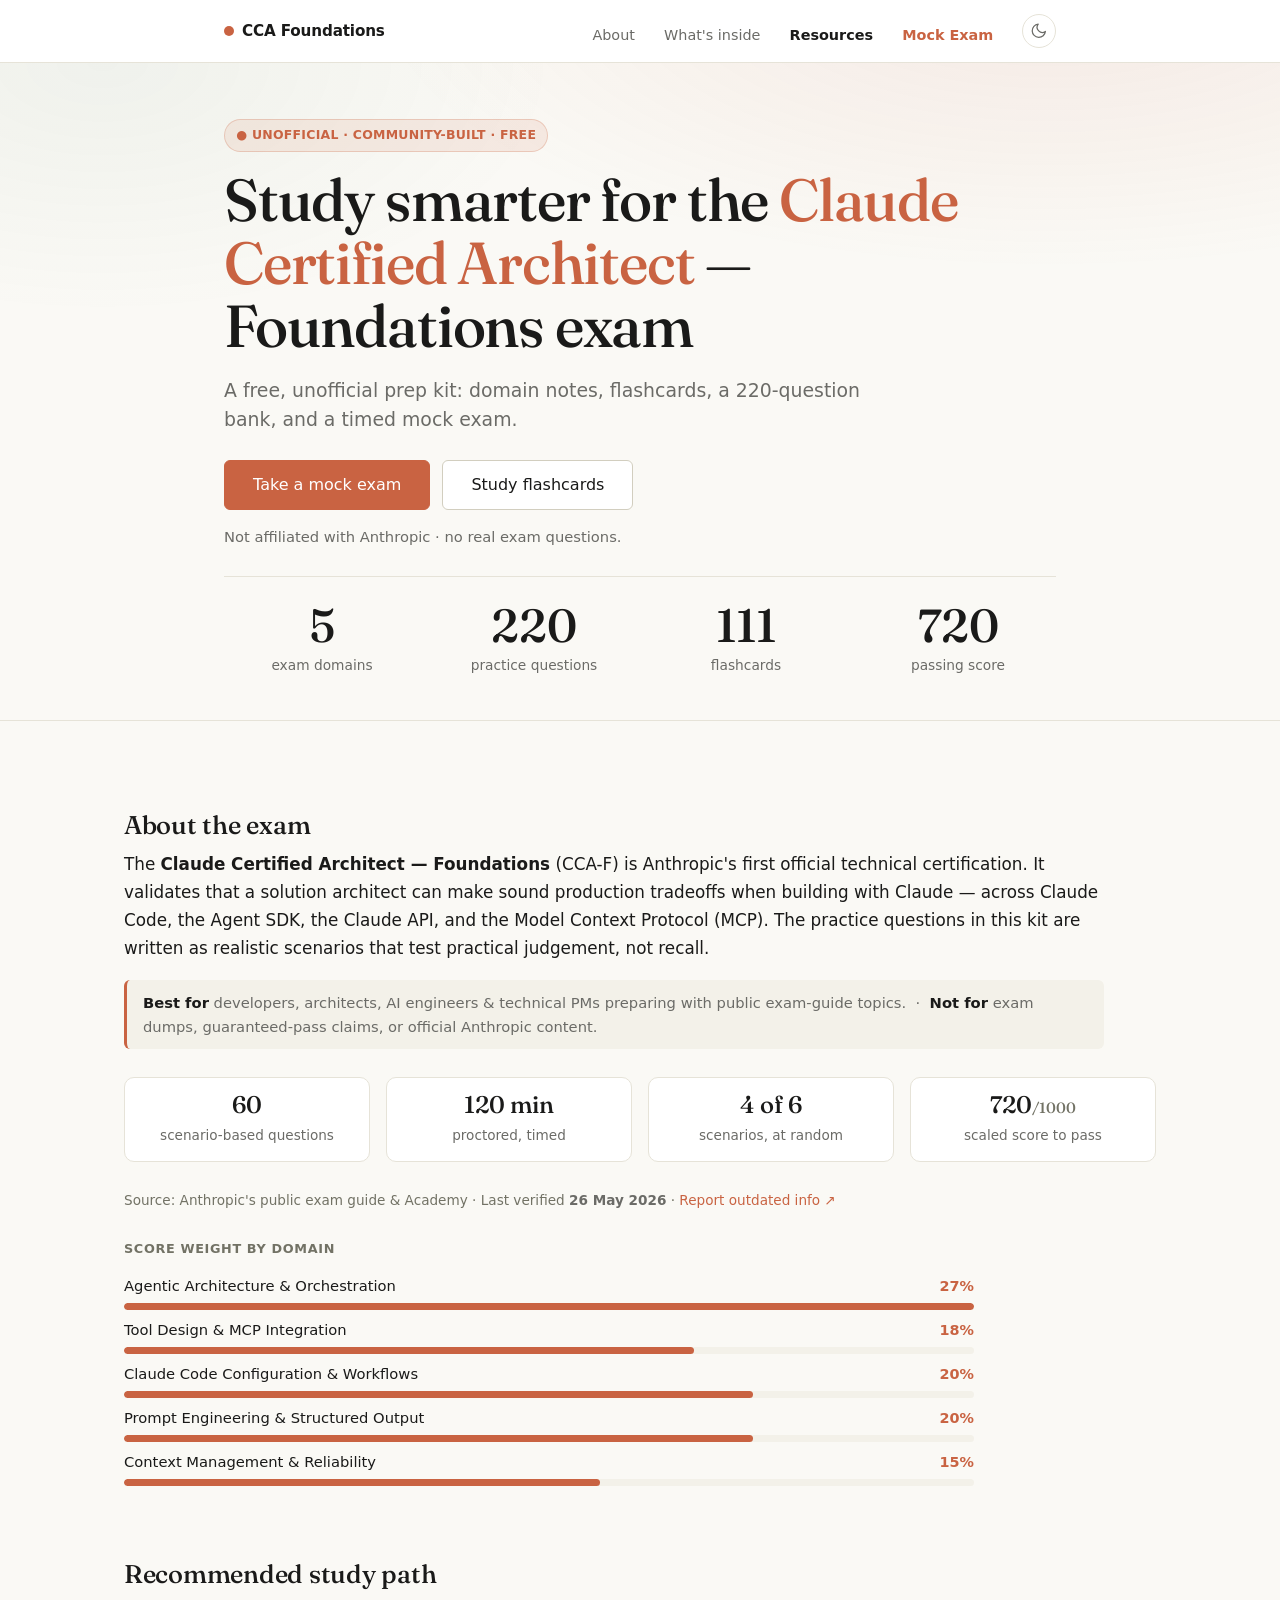
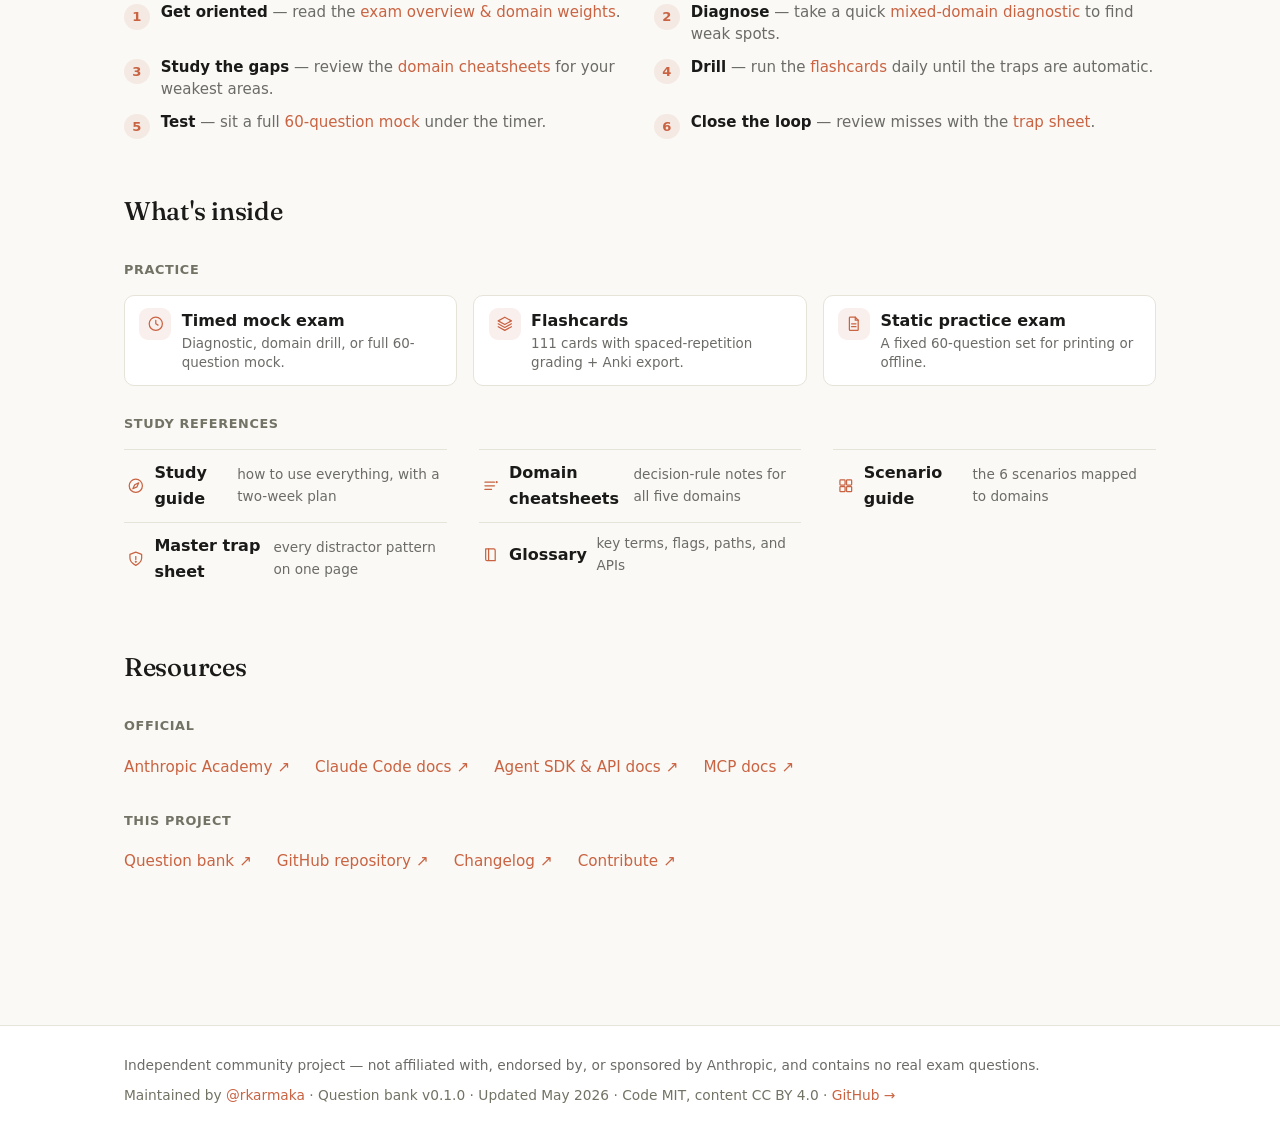
<file: docs/index.html>
<!DOCTYPE html>
<html lang="en">
<head>
<meta charset="utf-8" />
<meta name="viewport" content="width=device-width, initial-scale=1.0" />
<script>(function(){try{var t=localStorage.getItem("cca-theme");if(t)document.documentElement.setAttribute("data-theme",t);}catch(e){}})();</script>
<title>CCA Foundations — Study Kit &amp; Practice Exam</title>
<meta name="description" content="A free, open community study kit for the Claude Certified Architect (CCA) — Foundations exam: notes, flashcards, a 220-question bank, and a timed mock exam." />
<link rel="canonical" href="https://rkarmaka.github.io/claude-cca-study-kit/" />
<meta name="theme-color" content="#faf9f5" media="(prefers-color-scheme: light)" />
<meta name="theme-color" content="#1b1916" media="(prefers-color-scheme: dark)" />
<link rel="icon" href="favicon.svg" type="image/svg+xml" />

<!-- Open Graph / Twitter -->
<meta property="og:type" content="website" />
<meta property="og:site_name" content="CCA Foundations Study Kit" />
<meta property="og:title" content="CCA Foundations — Study Kit &amp; Practice Exam" />
<meta property="og:description" content="A free, unofficial prep kit for the Claude Certified Architect — Foundations exam: domain notes, flashcards, a 220-question bank, and a timed mock exam." />
<meta property="og:url" content="https://rkarmaka.github.io/claude-cca-study-kit/" />
<meta property="og:image" content="https://rkarmaka.github.io/claude-cca-study-kit/og-image.png" />
<meta property="og:image:width" content="1200" />
<meta property="og:image:height" content="630" />
<meta name="twitter:card" content="summary_large_image" />
<meta name="twitter:title" content="CCA Foundations — Study Kit &amp; Practice Exam" />
<meta name="twitter:description" content="A free, unofficial prep kit for the Claude Certified Architect — Foundations exam: notes, flashcards, a 220-question bank, and a timed mock exam." />
<meta name="twitter:image" content="https://rkarmaka.github.io/claude-cca-study-kit/og-image.png" />

<link rel="preconnect" href="https://fonts.googleapis.com">
<link rel="preconnect" href="https://fonts.gstatic.com" crossorigin>
<link href="https://fonts.googleapis.com/css2?family=Fraunces:opsz,wght@9..144,400;9..144,500;9..144,600&display=swap" rel="stylesheet">
<link rel="stylesheet" href="theme.css">
<link rel="stylesheet" href="site.css">
</head>
<body>

<a class="skip-link" href="#main">Skip to content</a>

<!-- icon sprite -->
<svg width="0" height="0" style="position:absolute" aria-hidden="true">
  <symbol id="ic-clock" viewBox="0 0 24 24" fill="none" stroke="currentColor" stroke-width="1.7" stroke-linecap="round" stroke-linejoin="round"><circle cx="12" cy="12" r="9"/><path d="M12 7.5V12l3 1.8"/></symbol>
  <symbol id="ic-cards" viewBox="0 0 24 24" fill="none" stroke="currentColor" stroke-width="1.7" stroke-linecap="round" stroke-linejoin="round"><path d="M12 3 21 8 12 13 3 8z"/><path d="M3 12 12 17 21 12"/><path d="M3 16 12 21 21 16"/></symbol>
  <symbol id="ic-doc" viewBox="0 0 24 24" fill="none" stroke="currentColor" stroke-width="1.7" stroke-linecap="round" stroke-linejoin="round"><path d="M14 3H7a1 1 0 0 0-1 1v16a1 1 0 0 0 1 1h10a1 1 0 0 0 1-1V7z"/><path d="M14 3v4h4"/><path d="M9 12h6M9 16h6"/></symbol>
  <symbol id="ic-compass" viewBox="0 0 24 24" fill="none" stroke="currentColor" stroke-width="1.7" stroke-linecap="round" stroke-linejoin="round"><circle cx="12" cy="12" r="9"/><path d="M16 8l-2.5 5.5L8 16l2.5-5.5z"/></symbol>
  <symbol id="ic-layers" viewBox="0 0 24 24" fill="none" stroke="currentColor" stroke-width="1.7" stroke-linecap="round" stroke-linejoin="round"><path d="M4 7h13M4 12h13M4 17h9"/><circle cx="20" cy="7" r="0.6" fill="currentColor"/></symbol>
  <symbol id="ic-grid" viewBox="0 0 24 24" fill="none" stroke="currentColor" stroke-width="1.7" stroke-linecap="round" stroke-linejoin="round"><rect x="4" y="4" width="7" height="7" rx="1"/><rect x="13" y="4" width="7" height="7" rx="1"/><rect x="4" y="13" width="7" height="7" rx="1"/><rect x="13" y="13" width="7" height="7" rx="1"/></symbol>
  <symbol id="ic-book" viewBox="0 0 24 24" fill="none" stroke="currentColor" stroke-width="1.7" stroke-linecap="round" stroke-linejoin="round"><path d="M5 4h11a2 2 0 0 1 2 2v14H7a2 2 0 0 1-2-2z"/><path d="M9 4v15"/></symbol>
  <symbol id="ic-alert" viewBox="0 0 24 24" fill="none" stroke="currentColor" stroke-width="1.7" stroke-linecap="round" stroke-linejoin="round"><path d="M12 3l8 3v5c0 5-4 8-8 10-4-2-8-5-8-10V6z"/><path d="M12 9v4"/><circle cx="12" cy="16" r="0.6" fill="currentColor"/></symbol>
  <symbol id="ic-help" viewBox="0 0 24 24" fill="none" stroke="currentColor" stroke-width="1.7" stroke-linecap="round" stroke-linejoin="round"><circle cx="12" cy="12" r="9"/><path d="M9.5 9.2a2.5 2.5 0 1 1 3.6 2.3c-.8.5-1.1 1-1.1 1.9"/><circle cx="12" cy="16.5" r="0.6" fill="currentColor"/></symbol>
  <symbol id="ic-award" viewBox="0 0 24 24" fill="none" stroke="currentColor" stroke-width="1.7" stroke-linecap="round" stroke-linejoin="round"><circle cx="12" cy="9" r="5"/><path d="M9 13.5L7.5 21 12 18.5 16.5 21 15 13.5"/></symbol>
  <symbol id="ic-terminal" viewBox="0 0 24 24" fill="none" stroke="currentColor" stroke-width="1.7" stroke-linecap="round" stroke-linejoin="round"><rect x="3" y="4" width="18" height="16" rx="2"/><path d="M7 9l3 3-3 3"/><path d="M13 15h4"/></symbol>
  <symbol id="ic-plug" viewBox="0 0 24 24" fill="none" stroke="currentColor" stroke-width="1.7" stroke-linecap="round" stroke-linejoin="round"><path d="M10.5 13.5a3 3 0 0 0 4.5.4l2-2a3 3 0 0 0-4.2-4.2l-1.1 1.1"/><path d="M13.5 10.5a3 3 0 0 0-4.5-.4l-2 2a3 3 0 0 0 4.2 4.2l1.1-1.1"/></symbol>
  <symbol id="ic-external" viewBox="0 0 24 24" fill="none" stroke="currentColor" stroke-width="1.9" stroke-linecap="round" stroke-linejoin="round"><path d="M14 4h6v6"/><path d="M20 4l-9 9"/><path d="M18 13v5a1 1 0 0 1-1 1H6a1 1 0 0 1-1-1V7a1 1 0 0 1 1-1h5"/></symbol>
  <symbol id="ic-github" viewBox="0 0 24 24"><path fill="currentColor" d="M12 2C6.48 2 2 6.48 2 12c0 4.42 2.87 8.17 6.84 9.5.5.09.68-.22.68-.48 0-.24-.01-.87-.01-1.7-2.78.6-3.37-1.34-3.37-1.34-.45-1.16-1.11-1.47-1.11-1.47-.91-.62.07-.6.07-.6 1 .07 1.53 1.03 1.53 1.03.89 1.52 2.34 1.08 2.91.83.09-.65.35-1.08.63-1.33-2.22-.25-4.55-1.11-4.55-4.94 0-1.09.39-1.98 1.03-2.68-.1-.25-.45-1.27.1-2.65 0 0 .84-.27 2.75 1.02a9.5 9.5 0 0 1 5 0c1.91-1.29 2.75-1.02 2.75-1.02.55 1.38.2 2.4.1 2.65.64.7 1.03 1.59 1.03 2.68 0 3.84-2.34 4.69-4.57 4.94.36.31.68.92.68 1.85 0 1.34-.01 2.42-.01 2.75 0 .27.18.58.69.48A10 10 0 0 0 22 12c0-5.52-4.48-10-10-10z"/></symbol>
  <symbol id="ic-sun" viewBox="0 0 24 24" fill="none" stroke="currentColor" stroke-width="1.7" stroke-linecap="round" stroke-linejoin="round"><circle cx="12" cy="12" r="4"/><path d="M12 2v2M12 20v2M4.9 4.9l1.4 1.4M17.7 17.7l1.4 1.4M2 12h2M20 12h2M4.9 19.1l1.4-1.4M17.7 6.3l1.4-1.4"/></symbol>
  <symbol id="ic-moon" viewBox="0 0 24 24" fill="none" stroke="currentColor" stroke-width="1.7" stroke-linecap="round" stroke-linejoin="round"><path d="M21 12.8A9 9 0 1 1 11.2 3a7 7 0 0 0 9.8 9.8z"/></symbol>
</svg>

<header class="site-header">
  <div class="container site-header-inner">
    <a href="./" class="site-title"><span class="dot"></span>CCA&nbsp;Foundations</a>
    <nav class="site-nav">
      <a href="#about">About</a>
      <a href="#inside">What's inside</a>
      <a href="#resources">Resources</a>
      <a href="app/" class="is-cta">Mock&nbsp;Exam</a>
      <button type="button" id="theme-toggle" class="theme-toggle" aria-label="Toggle dark mode" title="Toggle dark mode">
        <svg class="ic-moon" aria-hidden="true" focusable="false"><use href="#ic-moon"/></svg>
        <svg class="ic-sun" aria-hidden="true" focusable="false"><use href="#ic-sun"/></svg>
      </button>
    </nav>
  </div>
</header>

<section class="lp-hero">
  <div class="lp-hero-inner">
    <span class="lp-pill">● Unofficial · community-built · free</span>
    <h1 class="lp-title">Study smarter for the <span class="accent">Claude Certified Architect</span> — Foundations exam</h1>
    <p class="lp-lede">A free, unofficial prep kit: domain notes, flashcards, a 220-question bank,
      and a timed mock exam.</p>
    <div class="lp-cta">
      <a class="btn btn-primary btn-lg" href="app/">Take a mock exam</a>
      <a class="btn btn-secondary btn-lg" href="flashcards/">Study flashcards</a>
    </div>
    <p class="lp-disclaimer">Not affiliated with Anthropic · no real exam questions.</p>
    <div class="lp-stats">
      <div><b>5</b><span>exam domains</span></div>
      <div><b>220</b><span>practice questions</span></div>
      <div><b>111</b><span>flashcards</span></div>
      <div><b>720</b><span>passing score</span></div>
    </div>
  </div>
</section>

<main id="main">
  <!-- About the exam -->
  <section class="lp-wrap lp-section" id="about">
    <h2 class="lp-h2">About the exam</h2>
    <p class="lp-prose">The <strong>Claude Certified Architect — Foundations</strong> (CCA-F) is
      Anthropic's first official technical certification. It validates that a solution architect can
      make sound production tradeoffs when building with Claude — across Claude Code, the Agent SDK,
      the Claude API, and the Model Context Protocol (MCP). The practice questions in this kit are
      written as realistic scenarios that test practical judgement, not recall.</p>

    <p class="lp-band"><strong>Best for</strong> developers, architects, AI engineers &amp; technical
      PMs preparing with public exam-guide topics.&nbsp;&nbsp;·&nbsp;&nbsp;<strong>Not for</strong>
      exam dumps, guaranteed-pass claims, or official Anthropic content.</p>

    <div class="lp-facts">
      <div class="lp-fact"><b>60</b><span>scenario-based questions</span></div>
      <div class="lp-fact"><b>120 min</b><span>proctored, timed</span></div>
      <div class="lp-fact"><b>4 of 6</b><span>scenarios, at random</span></div>
      <div class="lp-fact"><b>720<span class="of">/1000</span></b><span>scaled score to pass</span></div>
    </div>

    <p class="lp-source">Source: Anthropic's public exam guide &amp; Academy · Last verified
      <strong>26 May 2026</strong> ·
      <a href="https://github.com/rkarmaka/claude-cca-study-kit/issues/new?labels=correction&amp;title=%5BFix%5D+Outdated+exam+detail" target="_blank" rel="noopener">Report outdated info ↗</a></p>

    <h3 class="lp-h3">Score weight by domain</h3>
    <div class="lp-blueprint" id="blueprint"></div>
    <noscript>
      <ul class="lp-prose" style="margin:0;padding-left:1.1rem">
        <li>Agentic Architecture &amp; Orchestration — 27%</li>
        <li>Tool Design &amp; MCP Integration — 18%</li>
        <li>Claude Code Configuration &amp; Workflows — 20%</li>
        <li>Prompt Engineering &amp; Structured Output — 20%</li>
        <li>Context Management &amp; Reliability — 15%</li>
      </ul>
    </noscript>
  </section>

  <!-- Recommended path -->
  <section class="lp-wrap lp-section" id="path">
    <h2 class="lp-h2">Recommended study path</h2>
    <ol class="lp-stepper">
      <li><span class="sn">1</span><span class="st"><strong>Get oriented</strong> — read the <a href="#about">exam overview &amp; domain weights</a>.</span></li>
      <li><span class="sn">2</span><span class="st"><strong>Diagnose</strong> — take a quick <a href="app/">mixed-domain diagnostic</a> to find weak spots.</span></li>
      <li><span class="sn">3</span><span class="st"><strong>Study the gaps</strong> — review the <a href="https://github.com/rkarmaka/claude-cca-study-kit/tree/main/study-notes" target="_blank" rel="noopener">domain cheatsheets</a> for your weakest areas.</span></li>
      <li><span class="sn">4</span><span class="st"><strong>Drill</strong> — run the <a href="flashcards/">flashcards</a> daily until the traps are automatic.</span></li>
      <li><span class="sn">5</span><span class="st"><strong>Test</strong> — sit a full <a href="app/">60-question mock</a> under the timer.</span></li>
      <li><span class="sn">6</span><span class="st"><strong>Close the loop</strong> — review misses with the <a href="https://github.com/rkarmaka/claude-cca-study-kit/blob/main/study-notes/master-trap-sheet.md" target="_blank" rel="noopener">trap sheet</a>.</span></li>
    </ol>
  </section>

  <!-- What's inside -->
  <section class="lp-wrap lp-section" id="inside">
    <h2 class="lp-h2">What's inside</h2>

    <h3 class="lp-h3">Practice</h3>
    <div class="lp-grid compact row3">
      <a class="lp-card" href="app/">
        <span class="lp-ic"><svg aria-hidden="true" focusable="false"><use href="#ic-clock"/></svg></span>
        <span><span class="lp-card-title">Timed mock exam</span>
          <span class="lp-card-desc">Diagnostic, domain drill, or full 60-question mock.</span></span>
      </a>
      <a class="lp-card" href="flashcards/">
        <span class="lp-ic"><svg aria-hidden="true" focusable="false"><use href="#ic-cards"/></svg></span>
        <span><span class="lp-card-title">Flashcards</span>
          <span class="lp-card-desc">111 cards with spaced-repetition grading + Anki export.</span></span>
      </a>
      <a class="lp-card" href="practice-exam.html">
        <span class="lp-ic"><svg aria-hidden="true" focusable="false"><use href="#ic-doc"/></svg></span>
        <span><span class="lp-card-title">Static practice exam</span>
          <span class="lp-card-desc">A fixed 60-question set for printing or offline.</span></span>
      </a>
    </div>

    <h3 class="lp-h3">Study references</h3>
    <ul class="lp-list">
      <li><a href="https://github.com/rkarmaka/claude-cca-study-kit/blob/main/STUDY-GUIDE.md" target="_blank" rel="noopener"><svg class="li-ic" aria-hidden="true" focusable="false"><use href="#ic-compass"/></svg><span class="t">Study guide</span><span class="d">how to use everything, with a two-week plan</span></a></li>
      <li><a href="https://github.com/rkarmaka/claude-cca-study-kit/tree/main/study-notes" target="_blank" rel="noopener"><svg class="li-ic" aria-hidden="true" focusable="false"><use href="#ic-layers"/></svg><span class="t">Domain cheatsheets</span><span class="d">decision-rule notes for all five domains</span></a></li>
      <li><a href="https://github.com/rkarmaka/claude-cca-study-kit/blob/main/study-notes/scenario-guide.md" target="_blank" rel="noopener"><svg class="li-ic" aria-hidden="true" focusable="false"><use href="#ic-grid"/></svg><span class="t">Scenario guide</span><span class="d">the 6 scenarios mapped to domains</span></a></li>
      <li><a href="https://github.com/rkarmaka/claude-cca-study-kit/blob/main/study-notes/master-trap-sheet.md" target="_blank" rel="noopener"><svg class="li-ic" aria-hidden="true" focusable="false"><use href="#ic-alert"/></svg><span class="t">Master trap sheet</span><span class="d">every distractor pattern on one page</span></a></li>
      <li><a href="https://github.com/rkarmaka/claude-cca-study-kit/blob/main/study-notes/glossary.md" target="_blank" rel="noopener"><svg class="li-ic" aria-hidden="true" focusable="false"><use href="#ic-book"/></svg><span class="t">Glossary</span><span class="d">key terms, flags, paths, and APIs</span></a></li>
    </ul>
  </section>

  <!-- Resources -->
  <section class="lp-wrap lp-section" id="resources">
    <h2 class="lp-h2">Resources</h2>
    <h3 class="lp-h3">Official</h3>
    <p class="lp-linkline">
      <a href="https://anthropic.skilljar.com/" target="_blank" rel="noopener">Anthropic Academy ↗</a>
      <a href="https://code.claude.com/docs/en/overview" target="_blank" rel="noopener">Claude Code docs ↗</a>
      <a href="https://platform.claude.com/docs/en/agent-sdk/overview" target="_blank" rel="noopener">Agent SDK &amp; API docs ↗</a>
      <a href="https://modelcontextprotocol.io" target="_blank" rel="noopener">MCP docs ↗</a>
    </p>
    <h3 class="lp-h3">This project</h3>
    <p class="lp-linkline">
      <a href="https://github.com/rkarmaka/claude-cca-study-kit/blob/main/practice-exam/question-bank.md" target="_blank" rel="noopener">Question bank ↗</a>
      <a href="https://github.com/rkarmaka/claude-cca-study-kit" target="_blank" rel="noopener">GitHub repository ↗</a>
      <a href="https://github.com/rkarmaka/claude-cca-study-kit/blob/main/CHANGELOG.md" target="_blank" rel="noopener">Changelog ↗</a>
      <a href="https://github.com/rkarmaka/claude-cca-study-kit/blob/main/CONTRIBUTING.md" target="_blank" rel="noopener">Contribute ↗</a>
    </p>
  </section>
</main>

<footer class="lp-footer">
  <div class="lp-footer-inner">
    <p class="lp-foot-note">Independent community project — not affiliated with, endorsed by, or
      sponsored by Anthropic, and contains no real exam questions.</p>
    <p class="lp-foot-meta">Maintained by
      <a href="https://github.com/rkarmaka" target="_blank" rel="noopener">@rkarmaka</a> ·
      Question bank v0.1.0 · Updated May 2026 · Code MIT, content CC&nbsp;BY&nbsp;4.0 ·
      <a href="https://github.com/rkarmaka/claude-cca-study-kit" target="_blank" rel="noopener">GitHub →</a></p>
  </div>
</footer>

<script>
  (function () {
    var domains = [
      ["Agentic Architecture & Orchestration", 27],
      ["Tool Design & MCP Integration", 18],
      ["Claude Code Configuration & Workflows", 20],
      ["Prompt Engineering & Structured Output", 20],
      ["Context Management & Reliability", 15],
    ];
    var max = 27;
    var bp = document.getElementById("blueprint");
    bp.innerHTML = domains.map(function (d) {
      return '<div class="lp-bp-row"><div class="lp-bp-head">' +
        '<span class="lp-bp-name">' + d[0] + '</span>' +
        '<span class="lp-bp-pct">' + d[1] + '%</span></div>' +
        '<div class="lp-bp-track"><div class="lp-bp-fill" data-w="' +
        Math.round(d[1] / max * 100) + '"></div></div></div>';
    }).join("");

    // Animate the bars in when the blueprint scrolls into view.
    var fills = bp.querySelectorAll(".lp-bp-fill");
    function fillBars() { fills.forEach(function (el) { el.style.width = el.getAttribute("data-w") + "%"; }); }
    if ("IntersectionObserver" in window) {
      var io = new IntersectionObserver(function (entries, obs) {
        entries.forEach(function (e) { if (e.isIntersecting) { fillBars(); obs.disconnect(); } });
      }, { threshold: 0.3 });
      io.observe(bp);
    } else { fillBars(); }

    // Scroll-spy: highlight the section the reader is currently in.
    var links = {};
    document.querySelectorAll('.site-nav a[href^="#"]').forEach(function (a) {
      links[a.getAttribute("href").slice(1)] = a;
    });
    var ids = Object.keys(links);
    if (ids.length && "IntersectionObserver" in window) {
      var spy = new IntersectionObserver(function (entries) {
        entries.forEach(function (e) {
          if (e.isIntersecting) {
            ids.forEach(function (id) { links[id].classList.toggle("is-active", id === e.target.id); });
          }
        });
      }, { rootMargin: "-45% 0px -50% 0px" });
      ids.forEach(function (id) { var s = document.getElementById(id); if (s) spy.observe(s); });
    }

    // Theme toggle: light <-> dark, persisted in localStorage.
    var toggle = document.getElementById("theme-toggle");
    if (toggle) toggle.addEventListener("click", function () {
      var root = document.documentElement;
      var current = root.getAttribute("data-theme");
      var resolved = current || (window.matchMedia && matchMedia("(prefers-color-scheme: dark)").matches ? "dark" : "light");
      var next = resolved === "dark" ? "light" : "dark";
      root.setAttribute("data-theme", next);
      try { localStorage.setItem("cca-theme", next); } catch (e) {}
    });
  })();
</script>
</body>
</html>
</file>
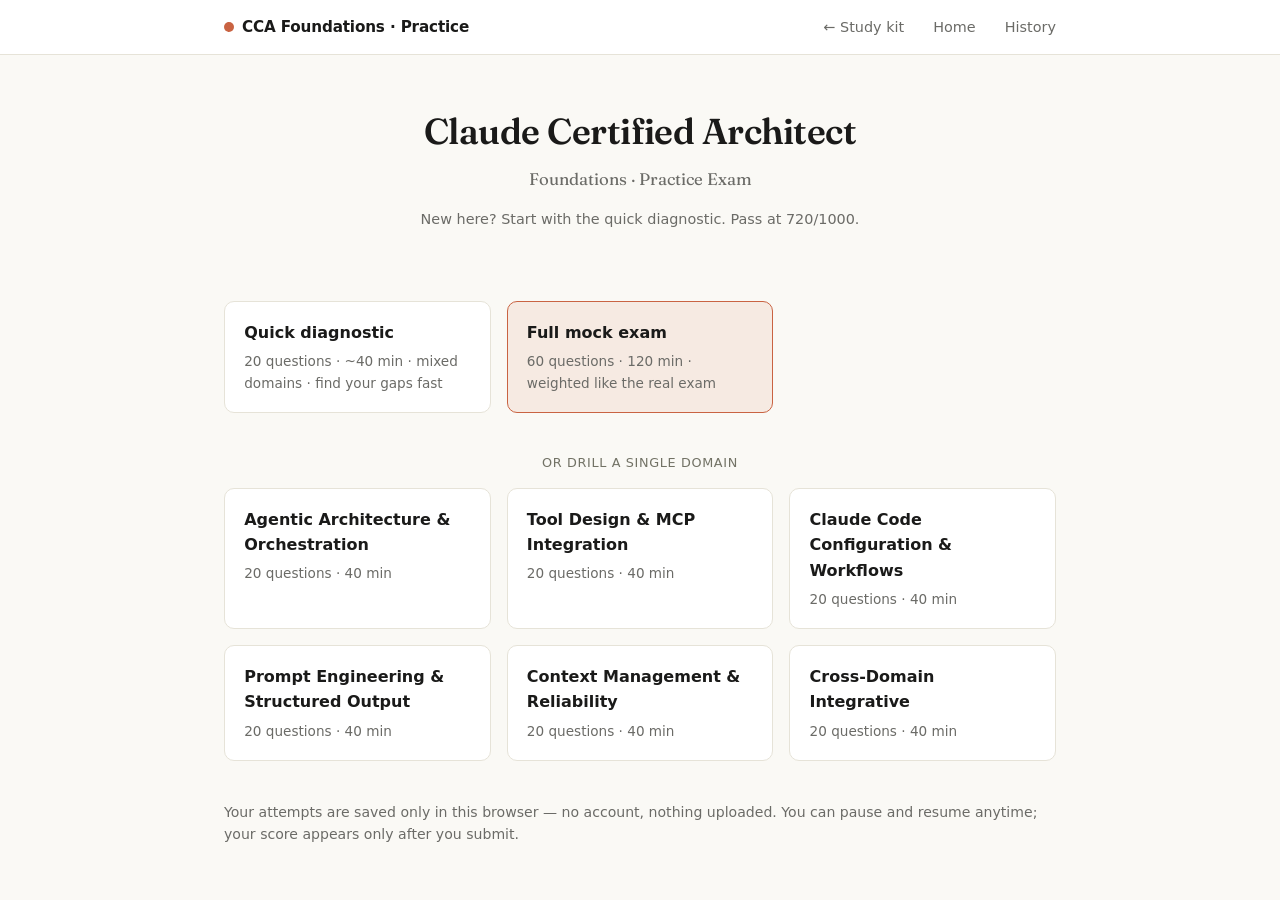
<file: docs/app/index.html>
<!doctype html>
<html lang="en">
<head>
  <meta charset="utf-8">
  <title>Practice Exam · CCA Foundations</title>
  <meta name="description" content="Free, timed practice exam for the Claude Certified Architect — Foundations (CCA-F): domain-weighted question sets, a 120-minute timer, scaled scoring, and full answer review. Unofficial, runs in your browser.">
  <meta name="viewport" content="width=device-width, initial-scale=1">
  <script>(function(){try{var t=localStorage.getItem("cca-theme");if(t)document.documentElement.setAttribute("data-theme",t);}catch(e){}})();</script>
  <meta name="theme-color" content="#faf9f5" media="(prefers-color-scheme: light)">
  <meta name="theme-color" content="#1b1916" media="(prefers-color-scheme: dark)">
  <link rel="icon" href="../favicon.svg" type="image/svg+xml">
  <link rel="preconnect" href="https://fonts.googleapis.com">
  <link rel="preconnect" href="https://fonts.gstatic.com" crossorigin>
  <link href="https://fonts.googleapis.com/css2?family=Fraunces:opsz,wght@9..144,400;9..144,500;9..144,600&display=swap" rel="stylesheet">
  <link rel="stylesheet" href="style.css">
</head>
<body>
  <header class="site-header">
    <div class="container site-header-inner">
      <a href="#/" class="site-title">
        <span class="dot"></span>
        CCA&nbsp;Foundations · Practice
      </a>
      <nav class="site-nav">
        <a href="../">← Study kit</a>
        <a href="#/">Home</a>
        <a href="#/history">History</a>
      </nav>
    </div>
  </header>
  <main class="container" id="view">
    <section class="hero">
      <h1>CCA Foundations — Practice Exam</h1>
      <p class="muted">A free, timed mock exam for the Claude Certified Architect — Foundations.
        Pick a focus, get a domain-weighted question set with a 120-minute timer, scaled scoring,
        and full answer review. It runs entirely in your browser — no account, and your attempts
        stay on this device.</p>
      <noscript>
        <p class="muted">This interactive mock exam needs JavaScript. You can still use the
          <a href="../practice-exam.html">static practice exam</a> or the
          <a href="https://github.com/rkarmaka/claude-cca-study-kit/blob/main/practice-exam/question-bank.md">220-question bank</a>.</p>
      </noscript>
      <p class="muted">Loading…</p>
    </section>
  </main>
  <script src="app.js"></script>
</body>
</html>
</file>
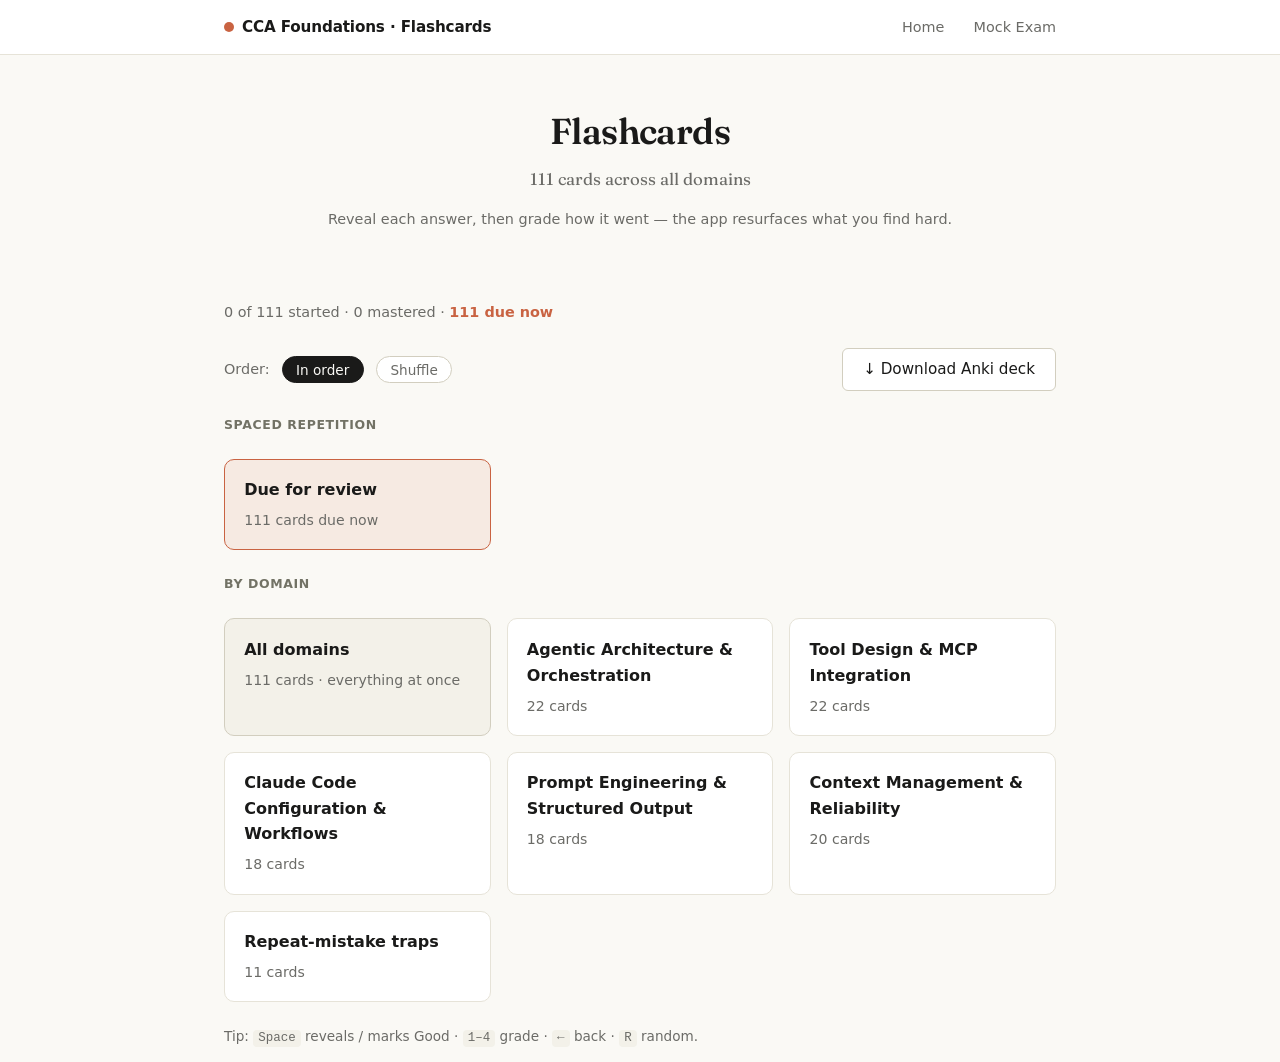
<file: docs/flashcards/index.html>
<!doctype html>
<html lang="en">
<head>
  <meta charset="utf-8">
  <title>Flashcards · CCA Foundations</title>
  <meta name="description" content="111 free flashcards for the Claude Certified Architect — Foundations exam: study by domain or shuffled, one card at a time, with a downloadable Anki deck. Unofficial, runs in your browser.">
  <meta name="viewport" content="width=device-width, initial-scale=1">
  <script>(function(){try{var t=localStorage.getItem("cca-theme");if(t)document.documentElement.setAttribute("data-theme",t);}catch(e){}})();</script>
  <meta name="theme-color" content="#faf9f5" media="(prefers-color-scheme: light)">
  <meta name="theme-color" content="#1b1916" media="(prefers-color-scheme: dark)">
  <link rel="icon" href="../favicon.svg" type="image/svg+xml">
  <link rel="preconnect" href="https://fonts.googleapis.com">
  <link rel="preconnect" href="https://fonts.gstatic.com" crossorigin>
  <link href="https://fonts.googleapis.com/css2?family=Fraunces:opsz,wght@9..144,400;9..144,500;9..144,600&display=swap" rel="stylesheet">
  <link rel="stylesheet" href="../app/style.css">
  <link rel="stylesheet" href="flashcards.css">
</head>
<body>
  <header class="site-header">
    <div class="container site-header-inner">
      <a href="../" class="site-title">
        <span class="dot"></span>
        CCA&nbsp;Foundations · Flashcards
      </a>
      <nav class="site-nav">
        <a href="../">Home</a>
        <a href="../app/">Mock Exam</a>
      </nav>
    </div>
  </header>
  <main class="container" id="view">
    <section class="hero">
      <h1>CCA Foundations — Flashcards</h1>
      <p class="muted">111 free flashcards for the Claude Certified Architect — Foundations exam.
        Study by domain or shuffled, one card at a time, and download the Anki deck. Runs entirely
        in your browser — your progress stays on this device.</p>
      <noscript>
        <p class="muted">The flashcards need JavaScript. You can still browse the
          <a href="https://github.com/rkarmaka/claude-cca-study-kit/blob/main/flashcards.md">flashcards source</a>
          or <a href="cca-flashcards.txt">download the Anki deck</a>.</p>
      </noscript>
      <p class="muted">Loading…</p>
    </section>
  </main>
  <script src="flashcards.js"></script>
</body>
</html>
</file>
<file: docs/theme.css>
/* Shared theme — design tokens + base + header + buttons.
   Loaded by the landing page; mirrors the base layer in app/style.css. */

:root {
  --bg: #faf9f5;
  --bg-sunken: #f3f1e9;
  --card-bg: #ffffff;
  --text: #1a1a19;
  --text-muted: #6b6b67;
  --text-faint: #727265;
  --border: #e6e3d8;
  --border-strong: #d2cebf;
  --accent: #c96342;
  --accent-hover: #b25538;
  --accent-soft: rgba(201, 99, 66, 0.10);
  --pass: #4a7c59;
  --pass-soft: rgba(74, 124, 89, 0.10);
  --fail: #b3404a;
  --fail-soft: rgba(179, 64, 74, 0.10);
  --pending: #b08b3f;
  --radius: 10px;
  --radius-sm: 6px;
  --shadow: 0 1px 2px rgba(20, 20, 19, 0.04);
  --font-sans: ui-sans-serif, system-ui, -apple-system, BlinkMacSystemFont,
    "Segoe UI", "Helvetica Neue", Arial, sans-serif;
  --font-mono: ui-monospace, SFMono-Regular, "SF Mono", Menlo, Consolas,
    "Liberation Mono", monospace;
  --font-serif: "Fraunces", Georgia, "Times New Roman", serif;
}

/* --- Dark mode (warm, mirrors the light palette) ---
   Follows the system preference by default, or is forced via
   [data-theme="dark"|"light"] on <html> (set by the header toggle). */
:root[data-theme="dark"] {
  --bg: #1b1916;
  --bg-sunken: #151310;
  --card-bg: #24211c;
  --text: #ece9e1;
  --text-muted: #b3aea1;
  --text-faint: #908b7e;
  --border: #36322a;
  --border-strong: #4a4438;
  --accent: #e07a5a;
  --accent-hover: #e88f70;
  --accent-soft: rgba(224, 122, 90, 0.15);
  --pass: #74b387;
  --pass-soft: rgba(116, 179, 135, 0.15);
  --fail: #e07b82;
  --fail-soft: rgba(224, 123, 130, 0.15);
  --pending: #cda85c;
  --shadow: 0 1px 2px rgba(0, 0, 0, 0.4);
}
@media (prefers-color-scheme: dark) {
  :root:not([data-theme="light"]) {
    --bg: #1b1916;
    --bg-sunken: #151310;
    --card-bg: #24211c;
    --text: #ece9e1;
    --text-muted: #b3aea1;
    --text-faint: #908b7e;
    --border: #36322a;
    --border-strong: #4a4438;
    --accent: #e07a5a;
    --accent-hover: #e88f70;
    --accent-soft: rgba(224, 122, 90, 0.15);
    --pass: #74b387;
    --pass-soft: rgba(116, 179, 135, 0.15);
    --fail: #e07b82;
    --fail-soft: rgba(224, 123, 130, 0.15);
    --pending: #cda85c;
    --shadow: 0 1px 2px rgba(0, 0, 0, 0.4);
  }
}

* { box-sizing: border-box; }

html { -webkit-text-size-adjust: 100%; }

body {
  margin: 0;
  padding: 0;
  font-family: var(--font-sans);
  font-size: 16px;
  line-height: 1.6;
  background: var(--bg);
  color: var(--text);
  -webkit-font-smoothing: antialiased;
  text-rendering: optimizeLegibility;
}

.container {
  max-width: 880px;
  margin: 0 auto;
  padding: 0 1.5rem;
}

a { color: var(--accent); text-decoration: none; }
a:hover { text-decoration: underline; }

main { padding: 2rem 0 4rem; }

/* --- Skip link (accessibility) --- */
.skip-link {
  position: absolute;
  left: 0.5rem;
  top: -3rem;
  z-index: 100;
  background: var(--accent);
  color: #fff;
  padding: 0.55rem 0.9rem;
  border-radius: var(--radius-sm);
  font-size: 0.9rem;
  font-weight: 600;
  transition: top 0.15s;
}
.skip-link:focus { top: 0.5rem; text-decoration: none; }

/* --- Header --- */
.site-header {
  background: var(--card-bg);
  border-bottom: 1px solid var(--border);
  position: sticky;
  top: 0;
  z-index: 30;
}
.site-header-inner {
  display: flex;
  justify-content: space-between;
  align-items: center;
  padding: 0.875rem 1.5rem;
}
.site-title {
  display: inline-flex;
  align-items: center;
  gap: 0.5rem;
  font-weight: 600;
  font-size: 0.95rem;
  color: var(--text);
  letter-spacing: -0.01em;
}
.site-title:hover { text-decoration: none; color: var(--text); }
.site-title .dot {
  width: 10px; height: 10px;
  border-radius: 50%;
  background: var(--accent);
}
.site-nav a {
  margin-left: 1.5rem;
  color: var(--text-muted);
  font-size: 0.9rem;
}
.site-nav a:hover { color: var(--text); text-decoration: none; }

/* --- Buttons --- */
.btn {
  display: inline-block;
  padding: 0.65rem 1.25rem;
  border-radius: var(--radius-sm);
  border: 1px solid transparent;
  font-family: inherit;
  font-size: 0.95rem;
  font-weight: 500;
  cursor: pointer;
  text-decoration: none;
  transition: background 0.12s, border-color 0.12s, color 0.12s;
  line-height: 1.3;
}
.btn:hover { text-decoration: none; }
.btn-primary {
  background: var(--accent);
  color: #fff;
  border-color: var(--accent);
}
.btn-primary:hover { background: var(--accent-hover); border-color: var(--accent-hover); }
.btn-secondary {
  background: var(--card-bg);
  color: var(--text);
  border-color: var(--border-strong);
}
.btn-secondary:hover { background: var(--bg-sunken); }
.btn-lg { padding: 0.85rem 1.75rem; font-size: 1rem; }

/* --- Visible keyboard focus (accessibility) --- */
a:focus-visible,
button:focus-visible,
summary:focus-visible,
input:focus-visible,
[tabindex]:focus-visible {
  outline: 3px solid var(--accent);
  outline-offset: 2px;
  border-radius: 4px;
}
</file>
<file: docs/site.css>
/* Landing page — layered on the shared app theme (app/style.css). */

.lp-wrap { max-width: 1080px; margin: 0 auto; padding: 0 1.5rem; }

/* Header nav tweaks (reuses .site-header from app/style.css) */
.site-nav a.is-cta {
  color: var(--accent);
  font-weight: 600;
}
.site-nav a.is-active:not(.is-cta) { color: var(--text); font-weight: 600; }

/* Theme toggle button */
.theme-toggle {
  display: inline-flex;
  align-items: center;
  justify-content: center;
  margin-left: 1.5rem;
  width: 2.1rem;
  height: 2.1rem;
  padding: 0;
  border: 1px solid var(--border);
  border-radius: 999px;
  background: var(--card-bg);
  color: var(--text-muted);
  cursor: pointer;
  transition: color 0.12s, border-color 0.12s, background 0.12s;
}
.theme-toggle:hover { color: var(--accent); border-color: var(--accent); }
.theme-toggle svg { width: 1.1rem; height: 1.1rem; display: block; }
.theme-toggle .ic-sun { display: none; }
:root[data-theme="dark"] .theme-toggle .ic-moon { display: none; }
:root[data-theme="dark"] .theme-toggle .ic-sun { display: block; }
@media (prefers-color-scheme: dark) {
  :root:not([data-theme="light"]) .theme-toggle .ic-moon { display: none; }
  :root:not([data-theme="light"]) .theme-toggle .ic-sun { display: block; }
}

/* --- Hero --- */
.lp-hero {
  position: relative;
  background:
    radial-gradient(1100px 460px at 82% -12%, var(--accent-soft), transparent 62%),
    radial-gradient(760px 420px at 8% 0%, rgba(74, 124, 89, 0.06), transparent 60%),
    var(--bg);
  border-bottom: 1px solid var(--border);
  overflow: hidden;
}
.lp-hero-inner { padding: 3.5rem 1.5rem 2.75rem; max-width: 880px; margin: 0 auto; }

.lp-pill {
  display: inline-flex;
  align-items: center;
  gap: 0.45rem;
  font-size: 0.78rem;
  font-weight: 600;
  letter-spacing: 0.02em;
  text-transform: uppercase;
  color: var(--accent);
  background: var(--accent-soft);
  border: 1px solid rgba(201, 99, 66, 0.25);
  padding: 0.35rem 0.7rem;
  border-radius: 999px;
}

.lp-title {
  font-family: var(--font-serif);
  font-weight: 500;
  font-size: clamp(2.3rem, 5.2vw, 3.7rem);
  line-height: 1.06;
  letter-spacing: -0.02em;
  margin: 1.1rem 0 0;
}
.lp-title .accent { color: var(--accent); }

.lp-lede {
  font-size: 1.18rem;
  line-height: 1.55;
  color: var(--text-muted);
  max-width: 40rem;
  margin: 1.15rem 0 0;
}

.lp-cta { display: flex; flex-wrap: wrap; gap: 0.75rem; margin-top: 1.6rem; }

/* Centered metric tiles */
.lp-stats {
  display: grid;
  grid-template-columns: repeat(auto-fit, minmax(120px, 1fr));
  gap: 1rem;
  margin-top: 1.75rem;
  padding-top: 1.6rem;
  border-top: 1px solid var(--border);
}
.lp-stats div { display: flex; flex-direction: column; align-items: center; text-align: center; }
.lp-stats b {
  font-family: var(--font-serif);
  font-size: clamp(2.2rem, 4.5vw, 2.9rem);
  font-weight: 500;
  color: var(--text);
  line-height: 1;
}
.lp-stats span { font-size: 0.86rem; color: var(--text-muted); margin-top: 0.3rem; }

/* --- Sections --- */
.lp-section { padding: 3.25rem 1.5rem 0; }
.lp-section:last-of-type { padding-bottom: 1rem; }
.lp-h2 {
  font-family: var(--font-serif);
  font-weight: 500;
  font-size: 1.6rem;
  letter-spacing: -0.01em;
  margin: 0 0 0.35rem;
}
/* --- Content directory --- */
.lp-grid {
  display: grid;
  grid-template-columns: repeat(auto-fill, minmax(270px, 1fr));
  gap: 1rem;
  margin-bottom: 2.5rem;
}
.lp-card {
  display: flex;
  align-items: flex-start;
  gap: 0.9rem;
  background: var(--card-bg);
  border: 1px solid var(--border);
  border-radius: var(--radius);
  padding: 1.15rem 1.2rem;
  color: inherit;
  text-decoration: none;
  transition: border-color 0.15s, transform 0.15s, box-shadow 0.15s;
}
.lp-card:hover {
  border-color: var(--accent);
  transform: translateY(-2px);
  box-shadow: 0 6px 20px rgba(20, 20, 19, 0.07);
  text-decoration: none;
}
.lp-ic {
  flex: none;
  display: inline-flex;
  align-items: center;
  justify-content: center;
  width: 2.4rem; height: 2.4rem;
  border-radius: 9px;
  background: var(--accent-soft);
  color: var(--accent);
}
.lp-ic svg { width: 1.3rem; height: 1.3rem; }
.lp-card-title { display: block; font-weight: 600; margin-bottom: 0.2rem; }
.lp-card-desc { display: block; color: var(--text-muted); font-size: 0.88rem; line-height: 1.45; }

/* --- Blueprint bars --- */
.lp-blueprint { display: flex; flex-direction: column; gap: 0.5rem; margin: 0.5rem 0 1rem; max-width: 850px; }
.lp-bp-row { display: grid; grid-template-columns: 1fr; gap: 0.3rem; }
.lp-bp-head { display: flex; justify-content: space-between; align-items: baseline; }
.lp-bp-name { font-size: 0.92rem; }
.lp-bp-pct { font-variant-numeric: tabular-nums; color: var(--accent); font-weight: 600; font-size: 0.9rem; }
.lp-bp-track { height: 7px; background: var(--bg-sunken); border-radius: 999px; overflow: hidden; }
.lp-bp-fill { height: 100%; width: 0; background: var(--accent); border-radius: 999px; transition: width 0.9s cubic-bezier(0.22, 0.8, 0.26, 1); }
@media (prefers-reduced-motion: reduce) { .lp-bp-fill { transition: none; } }

/* --- Footer --- */
.lp-footer {
  margin-top: 3.5rem;
  border-top: 1px solid var(--border);
  background: var(--card-bg);
}
.lp-footer-inner {
  display: flex;
  flex-direction: column;
  gap: 0.5rem;
  max-width: 1080px;
  margin: 0 auto;
  padding: 1.75rem 1.5rem;
  font-size: 0.86rem;
  color: var(--text-muted);
}
.lp-footer a { color: var(--accent); }
.lp-foot-note { margin: 0; }
.lp-foot-meta { margin: 0; color: var(--text-faint); }

@media (max-width: 560px) {
  .lp-hero-inner { padding: 3rem 1.5rem 2.5rem; }
  .lp-stats { gap: 1.5rem; }
}

.lp-facts {
  display: grid;
  grid-template-columns: repeat(auto-fit, minmax(150px, 1fr));
  gap: 1rem;
  margin: 1.75rem 0;
}
.lp-fact {
  background: var(--card-bg);
  border: 1px solid var(--border);
  border-radius: var(--radius);
  padding: 0.85rem 0.9rem;
  text-align: center;
}
.lp-fact b {
  display: block;
  font-family: var(--font-serif);
  font-size: 1.5rem;
  font-weight: 500;
  line-height: 1.1;
  margin-bottom: 0.2rem;
}
.lp-fact b .of { color: var(--text-faint); font-size: 0.62em; }
.lp-fact span { color: var(--text-muted); font-size: 0.85rem; }

/* --- Recommended path: compact stepper --- */
.lp-stepper {
  list-style: none; padding: 0; margin: 0.5rem 0 0;
  display: grid; grid-template-columns: repeat(auto-fit, minmax(min(100%, 330px), 1fr));
  gap: 0.7rem 1.75rem;
}
.lp-stepper li { display: flex; align-items: flex-start; gap: 0.7rem; font-size: 0.94rem; }
.lp-stepper .sn {
  flex: none; width: 1.6rem; height: 1.6rem; border-radius: 50%;
  background: var(--accent-soft); color: var(--accent);
  font-weight: 700; font-size: 0.82rem;
  display: inline-flex; align-items: center; justify-content: center; margin-top: 0.1rem;
}
.lp-stepper .st { color: var(--text-muted); line-height: 1.45; }
.lp-stepper .st strong { color: var(--text); }

/* --- Compact card grid (What's inside) --- */
.lp-grid.compact { grid-template-columns: repeat(auto-fill, minmax(238px, 1fr)); margin-bottom: 1.5rem; }
.lp-grid.compact .lp-card { padding: 0.75rem 0.9rem; gap: 0.65rem; }
.lp-grid.compact .lp-ic { width: 2rem; height: 2rem; }
.lp-grid.compact .lp-ic svg { width: 1.1rem; height: 1.1rem; }
.lp-grid.compact .lp-card-title { margin-bottom: 0.1rem; }
.lp-grid.compact .lp-card-desc { font-size: 0.84rem; line-height: 1.4; }

/* Sub-heading inside a section */
.lp-h3 {
  font-size: 0.8rem;
  font-weight: 700;
  letter-spacing: 0.05em;
  text-transform: uppercase;
  color: var(--text-faint);
  margin: 1.75rem 0 0.9rem;
}

/* --- Hero disclaimer + verified labels --- */
.lp-disclaimer {
  margin: 1rem 0 0;
  font-size: 0.92rem;
  line-height: 1.5;
  color: var(--text-muted);
  max-width: 40rem;
}
.lp-disclaimer strong { color: var(--text); }

/* --- Responsive header nav --- */
@media (max-width: 560px) {
  .site-header-inner { padding: 0.75rem 1rem; }
  .site-nav a:not(.is-cta) { display: none; }      /* keep brand + Mock Exam CTA */
  .site-nav a.is-cta { margin-left: 0; }
  .lp-cta .btn { flex: 1 1 auto; text-align: center; }
}

/* --- Fixed-column card rows (What's inside) --- */
.lp-grid.row3 { grid-template-columns: repeat(3, 1fr); }
.lp-grid.row2 { grid-template-columns: repeat(2, 1fr); }
@media (max-width: 720px) {
  .lp-grid.row3, .lp-grid.row2 { grid-template-columns: 1fr; }
}

/* --- About: wide prose, slim band, quiet source --- */
.lp-prose { max-width: 980px; font-size: 1.05rem; line-height: 1.65; margin: 0; }
.lp-band {
  max-width: 980px;
  margin: 1.1rem 0 0;
  padding: 0.7rem 1rem;
  background: var(--bg-sunken);
  border-left: 3px solid var(--accent);
  border-radius: var(--radius-sm);
  font-size: 0.92rem;
  color: var(--text-muted);
}
.lp-band strong { color: var(--text); }
.lp-source { font-size: 0.85rem; color: var(--text-faint); margin: 1.1rem 0 0; }
.lp-source strong { color: var(--text-muted); }
.lp-source a { color: var(--accent); }

/* --- Study references: light list, not cards --- */
.lp-list {
  list-style: none; padding: 0; margin: 0.25rem 0 0;
  display: grid; grid-template-columns: repeat(auto-fill, minmax(min(100%, 300px), 1fr)); gap: 0 2rem;
}
.lp-list li { border-top: 1px solid var(--border); }
.lp-list a {
  display: flex; align-items: center; gap: 0.6rem;
  padding: 0.65rem 0.2rem; color: inherit; text-decoration: none;
}
.lp-list a:hover { color: var(--accent); text-decoration: none; }
.lp-list .li-ic { width: 1.1rem; height: 1.1rem; color: var(--accent); flex: none; }
.lp-list .t { font-weight: 600; }
.lp-list .d { color: var(--text-muted); font-size: 0.85rem; }
.lp-list a:hover .d { color: var(--accent); }

/* --- Resources: inline link lines --- */
.lp-linkline { margin: 0 0 0.75rem; line-height: 2; }
.lp-linkline a {
  color: var(--accent);
  margin-right: 1.25rem;
  white-space: nowrap;
  font-size: 0.95rem;
}
</file>
<file: docs/app/style.css>
/* CCA Foundations Practice — Anthropic-inspired minimal styling */

:root {
  --bg: #faf9f5;
  --bg-sunken: #f3f1e9;
  --card-bg: #ffffff;
  --text: #1a1a19;
  --text-muted: #6b6b67;
  --text-faint: #727265;
  --border: #e6e3d8;
  --border-strong: #d2cebf;
  --accent: #c96342;
  --accent-hover: #b25538;
  --accent-soft: rgba(201, 99, 66, 0.10);
  --pass: #4a7c59;
  --pass-soft: rgba(74, 124, 89, 0.10);
  --fail: #b3404a;
  --fail-soft: rgba(179, 64, 74, 0.10);
  --pending: #b08b3f;
  --radius: 10px;
  --radius-sm: 6px;
  --shadow: 0 1px 2px rgba(20, 20, 19, 0.04);
  --font-sans: ui-sans-serif, system-ui, -apple-system, BlinkMacSystemFont,
    "Segoe UI", "Helvetica Neue", Arial, sans-serif;
  --font-mono: ui-monospace, SFMono-Regular, "SF Mono", Menlo, Consolas,
    "Liberation Mono", monospace;
  --font-serif: "Fraunces", Georgia, "Times New Roman", serif;
}

/* --- Dark mode (warm, mirrors the light palette) ---
   Follows the system preference by default, or is forced via
   [data-theme="dark"|"light"] on <html> (set by the header toggle). */
:root[data-theme="dark"] {
  --bg: #1b1916;
  --bg-sunken: #151310;
  --card-bg: #24211c;
  --text: #ece9e1;
  --text-muted: #b3aea1;
  --text-faint: #908b7e;
  --border: #36322a;
  --border-strong: #4a4438;
  --accent: #e07a5a;
  --accent-hover: #e88f70;
  --accent-soft: rgba(224, 122, 90, 0.15);
  --pass: #74b387;
  --pass-soft: rgba(116, 179, 135, 0.15);
  --fail: #e07b82;
  --fail-soft: rgba(224, 123, 130, 0.15);
  --pending: #cda85c;
  --shadow: 0 1px 2px rgba(0, 0, 0, 0.4);
}
@media (prefers-color-scheme: dark) {
  :root:not([data-theme="light"]) {
    --bg: #1b1916;
    --bg-sunken: #151310;
    --card-bg: #24211c;
    --text: #ece9e1;
    --text-muted: #b3aea1;
    --text-faint: #908b7e;
    --border: #36322a;
    --border-strong: #4a4438;
    --accent: #e07a5a;
    --accent-hover: #e88f70;
    --accent-soft: rgba(224, 122, 90, 0.15);
    --pass: #74b387;
    --pass-soft: rgba(116, 179, 135, 0.15);
    --fail: #e07b82;
    --fail-soft: rgba(224, 123, 130, 0.15);
    --pending: #cda85c;
    --shadow: 0 1px 2px rgba(0, 0, 0, 0.4);
  }
}

* { box-sizing: border-box; }

html { -webkit-text-size-adjust: 100%; }

body {
  margin: 0;
  padding: 0;
  font-family: var(--font-sans);
  font-size: 16px;
  line-height: 1.6;
  background: var(--bg);
  color: var(--text);
  -webkit-font-smoothing: antialiased;
  text-rendering: optimizeLegibility;
}

.container {
  max-width: 880px;
  margin: 0 auto;
  padding: 0 1.5rem;
}

a { color: var(--accent); text-decoration: none; }
a:hover { text-decoration: underline; }

code, .mono {
  font-family: var(--font-mono);
  font-size: 0.92em;
}

code {
  background: var(--bg-sunken);
  padding: 0.1em 0.4em;
  border-radius: 4px;
}

/* --- Header --- */

.site-header {
  background: var(--card-bg);
  border-bottom: 1px solid var(--border);
  position: sticky;
  top: 0;
  z-index: 30;
}

.site-header-inner {
  display: flex;
  justify-content: space-between;
  align-items: center;
  padding: 0.875rem 1.5rem;
}

.site-title {
  display: inline-flex;
  align-items: center;
  gap: 0.5rem;
  font-weight: 600;
  font-size: 0.95rem;
  color: var(--text);
  letter-spacing: -0.01em;
}

.site-title:hover { text-decoration: none; color: var(--text); }

.site-title .dot {
  width: 10px; height: 10px;
  border-radius: 50%;
  background: var(--accent);
}

.site-nav a {
  margin-left: 1.5rem;
  color: var(--text-muted);
  font-size: 0.9rem;
}

.site-nav a:hover { color: var(--text); text-decoration: none; }

main { padding: 2rem 0 4rem; }

/* --- Hero --- */

.hero {
  text-align: center;
  padding: 3.5rem 0 1.5rem;
}

.hero h1 {
  font-size: 2.25rem;
  font-weight: 600;
  line-height: 1.15;
  margin: 0 0 0.75rem;
  letter-spacing: -0.02em;
}

.hero-sub {
  font-weight: 400;
  color: var(--text-muted);
  font-size: 1.05rem;
  letter-spacing: 0;
}

.start-form { margin: 2rem 0 1rem; }

.distribution {
  display: inline-block;
  text-align: left;
  margin-top: 1.5rem;
  font-size: 0.9rem;
  color: var(--text-muted);
}

.distribution > summary {
  cursor: pointer;
  text-align: center;
  list-style: none;
  color: var(--accent);
}

.distribution ul {
  list-style: none;
  padding: 1rem 0 0;
  margin: 0;
  display: grid;
  gap: 0.35rem;
  min-width: 280px;
}

.distribution li {
  display: flex;
  justify-content: space-between;
  gap: 2rem;
}

/* --- Buttons --- */

.btn {
  display: inline-block;
  padding: 0.65rem 1.25rem;
  border-radius: var(--radius-sm);
  border: 1px solid transparent;
  font-family: inherit;
  font-size: 0.95rem;
  font-weight: 500;
  cursor: pointer;
  text-decoration: none;
  transition: background 0.12s, border-color 0.12s, color 0.12s;
  line-height: 1.3;
}

.btn:hover { text-decoration: none; }

.btn-primary {
  background: var(--accent);
  color: #fff;
  border-color: var(--accent);
}
.btn-primary:hover { background: var(--accent-hover); border-color: var(--accent-hover); }

.btn-secondary {
  background: var(--card-bg);
  color: var(--text);
  border-color: var(--border-strong);
}
.btn-secondary:hover { background: var(--bg-sunken); }

.btn-lg { padding: 0.85rem 1.75rem; font-size: 1rem; }

/* --- Section / typography --- */

section { margin-bottom: 2.5rem; }

.section-head {
  display: flex;
  justify-content: space-between;
  align-items: baseline;
  margin-bottom: 1rem;
}

h2 {
  font-size: 1.15rem;
  font-weight: 600;
  margin: 0 0 1rem;
  letter-spacing: -0.01em;
}

.muted { color: var(--text-muted); font-size: 0.9rem; }
.right { text-align: right; }

/* --- Exam page --- */

.exam-header {
  display: flex;
  justify-content: space-between;
  align-items: flex-start;
  gap: 1rem;
  margin-bottom: 2rem;
  padding-bottom: 1.5rem;
  border-bottom: 1px solid var(--border);
}

.exam-header h1 {
  font-size: 1.35rem;
  font-weight: 600;
  margin: 0 0 0.25rem;
}

.timer-container { text-align: right; flex-shrink: 0; }

.timer {
  font-family: var(--font-mono);
  font-size: 1.5rem;
  font-weight: 600;
  background: var(--card-bg);
  border: 1px solid var(--border-strong);
  padding: 0.5rem 1rem;
  border-radius: var(--radius-sm);
  letter-spacing: 0.04em;
  display: inline-block;
}

.timer.warning {
  border-color: var(--pending);
  color: var(--pending);
}

.timer.critical {
  border-color: var(--fail);
  color: var(--fail);
  animation: pulse 1.2s ease-in-out infinite;
}

@keyframes pulse {
  0%, 100% { opacity: 1; }
  50% { opacity: 0.55; }
}

.timer-label { font-size: 0.78rem; margin-top: 0.25rem; }

/* --- Question card --- */

.question-card {
  background: var(--card-bg);
  border: 1px solid var(--border);
  border-radius: var(--radius);
  padding: 1.5rem;
  margin-bottom: 1.25rem;
  box-shadow: var(--shadow);
}

.q-header {
  display: flex;
  justify-content: space-between;
  align-items: center;
  margin-bottom: 0.875rem;
  font-size: 0.82rem;
}

.q-num {
  font-weight: 600;
  color: var(--text-muted);
  letter-spacing: 0.02em;
}

.q-domain {
  background: var(--bg-sunken);
  color: var(--text-muted);
  padding: 0.2rem 0.625rem;
  border-radius: 999px;
  font-size: 0.72rem;
  font-weight: 500;
  letter-spacing: 0.03em;
  text-transform: uppercase;
}

.q-text {
  margin-bottom: 1.25rem;
  font-size: 1rem;
  line-height: 1.55;
}

/* --- Options --- */

.q-options {
  border: none;
  padding: 0;
  margin: 0;
  display: grid;
  gap: 0.5rem;
}

.option {
  display: flex;
  align-items: flex-start;
  padding: 0.75rem 1rem;
  border: 1px solid var(--border);
  border-radius: var(--radius-sm);
  cursor: pointer;
  transition: background 0.1s, border-color 0.1s;
  gap: 0.75rem;
  background: var(--card-bg);
}

.option:hover { background: var(--bg-sunken); }

.option:has(input:checked) {
  border-color: var(--accent);
  background: var(--accent-soft);
}

.option input[type="radio"] {
  margin: 0.25rem 0 0 0;
  accent-color: var(--accent);
  flex-shrink: 0;
}

.option-letter {
  font-weight: 600;
  flex-shrink: 0;
  width: 1.25rem;
  color: var(--text-muted);
}

.option:has(input:checked) .option-letter { color: var(--accent); }

.option-text { flex: 1; }

/* --- Exam footer --- */

.exam-footer {
  margin-top: 2rem;
  padding-top: 1.5rem;
  border-top: 1px solid var(--border);
  text-align: center;
}

.exam-footer p { margin-bottom: 1rem; }

/* --- Dialog --- */

.confirm-dialog {
  border: 1px solid var(--border-strong);
  border-radius: var(--radius);
  padding: 1.5rem 1.75rem;
  max-width: 420px;
  background: var(--card-bg);
  color: var(--text);
  box-shadow: 0 10px 30px rgba(0, 0, 0, 0.15);
}

.confirm-dialog::backdrop {
  background: rgba(20, 20, 19, 0.32);
}

.confirm-dialog h3 {
  margin: 0 0 0.75rem;
  font-size: 1.1rem;
  font-weight: 600;
}

.dialog-actions {
  display: flex;
  justify-content: flex-end;
  gap: 0.5rem;
  margin-top: 1.25rem;
}

/* --- Results --- */

.results-hero {
  background: var(--card-bg);
  border: 1px solid var(--border);
  border-left: 6px solid var(--border);
  border-radius: var(--radius);
  padding: 2.25rem 1.5rem;
  text-align: center;
  box-shadow: var(--shadow);
  margin-bottom: 2rem;
}

.results-hero.pass { border-left-color: var(--pass); }
.results-hero.fail { border-left-color: var(--fail); }

.score-stack .scaled {
  font-size: 4rem;
  font-weight: 600;
  line-height: 1;
  font-family: var(--font-mono);
  letter-spacing: -0.02em;
}

.results-hero.pass .scaled,
.results-hero.pass .result-label { color: var(--pass); }
.results-hero.fail .scaled,
.results-hero.fail .result-label { color: var(--fail); }

.scaled .of { font-size: 1.5rem; color: var(--text-muted); font-weight: 400; }

.result-label {
  font-size: 1.1rem;
  font-weight: 600;
  letter-spacing: 0.12em;
  margin: 0.5rem 0 0.5rem;
}

.result-meta { font-size: 0.95rem; }

.results-hero .actions {
  margin-top: 1.5rem;
  display: flex;
  gap: 0.5rem;
  justify-content: center;
}

/* --- Domain table --- */

.domain-table, .runs-table {
  width: 100%;
  border-collapse: collapse;
  background: var(--card-bg);
  border: 1px solid var(--border);
  border-radius: var(--radius);
  overflow: hidden;
  box-shadow: var(--shadow);
  font-size: 0.95rem;
}

.domain-table th, .domain-table td,
.runs-table th, .runs-table td {
  padding: 0.75rem 1rem;
  text-align: left;
  border-bottom: 1px solid var(--border);
}

.domain-table th, .runs-table th {
  background: var(--bg-sunken);
  font-weight: 600;
  font-size: 0.78rem;
  color: var(--text-muted);
  letter-spacing: 0.04em;
  text-transform: uppercase;
}

.domain-table tr:last-child td,
.runs-table tr:last-child td { border-bottom: none; }

.bar {
  height: 6px;
  background: var(--bg-sunken);
  border-radius: 3px;
  overflow: hidden;
  width: 140px;
}

.bar-fill {
  height: 100%;
  background: var(--accent);
  transition: width 0.3s;
}

/* --- Badges --- */

.badge {
  display: inline-block;
  padding: 0.18rem 0.55rem;
  border-radius: 999px;
  font-size: 0.7rem;
  font-weight: 700;
  letter-spacing: 0.06em;
}

.badge-pass { background: var(--pass-soft); color: var(--pass); }
.badge-fail { background: var(--fail-soft); color: var(--fail); }
.badge-pending { background: rgba(176, 139, 63, 0.12); color: var(--pending); }

/* --- Review --- */

.review-header {
  display: flex;
  justify-content: space-between;
  align-items: flex-end;
  flex-wrap: wrap;
  gap: 1rem;
  margin-bottom: 2rem;
}

.review-header h1 {
  font-size: 1.5rem;
  font-weight: 600;
  margin: 0 0 0.25rem;
}

.review-filter { display: flex; gap: 0.4rem; flex-wrap: wrap; }

.chip {
  border: 1px solid var(--border-strong);
  background: var(--card-bg);
  border-radius: 999px;
  padding: 0.3rem 0.85rem;
  font-size: 0.85rem;
  font-family: inherit;
  cursor: pointer;
  color: var(--text-muted);
  transition: background 0.12s, color 0.12s, border-color 0.12s;
}

.chip:hover { color: var(--text); }

.chip-active {
  background: var(--text);
  color: var(--bg);
  border-color: var(--text);
}

.review-card {
  background: var(--card-bg);
  border: 1px solid var(--border);
  border-left: 4px solid var(--border-strong);
  border-radius: var(--radius);
  padding: 1.5rem;
  margin-bottom: 1.25rem;
  box-shadow: var(--shadow);
}

.review-card.correct { border-left-color: var(--pass); }
.review-card.incorrect { border-left-color: var(--fail); }
.review-card.skipped { border-left-color: var(--pending); }

.q-result {
  font-weight: 600;
  font-size: 0.82rem;
}

.review-card.correct .q-result { color: var(--pass); }
.review-card.incorrect .q-result { color: var(--fail); }
.review-card.skipped .q-result { color: var(--pending); }

.review-options {
  list-style: none;
  padding: 0;
  margin: 1rem 0;
  display: grid;
  gap: 0.5rem;
}

.review-options li {
  padding: 0.75rem 1rem;
  border: 1px solid var(--border);
  border-radius: var(--radius-sm);
}

.review-options li.is-correct {
  border-color: var(--pass);
  background: var(--pass-soft);
}

.review-options li.is-user-wrong {
  border-color: var(--fail);
  background: var(--fail-soft);
}

.review-options li strong {
  margin-right: 0.4rem;
  color: var(--text-muted);
}

.tag {
  display: inline-block;
  padding: 0.1rem 0.55rem;
  border-radius: 999px;
  font-size: 0.68rem;
  margin-left: 0.5rem;
  font-weight: 700;
  letter-spacing: 0.05em;
  text-transform: uppercase;
  vertical-align: middle;
}

.tag-correct { background: var(--pass); color: white; }
.tag-yours { background: var(--fail); color: white; }

.explanation {
  margin-top: 0.5rem;
  background: var(--bg-sunken);
  padding: 0.75rem 1rem;
  border-radius: var(--radius-sm);
}

.explanation summary {
  cursor: pointer;
  font-weight: 500;
  color: var(--accent);
  list-style: none;
  user-select: none;
}

.explanation summary::-webkit-details-marker { display: none; }
.explanation summary::before { content: '▸ '; font-size: 0.8em; }
.explanation[open] summary::before { content: '▾ '; }

.explanation p { margin: 0.6rem 0 0; }

/* --- Misc --- */

.meta { margin-top: 2rem; }
.meta p { margin: 0.25rem 0; font-size: 0.85rem; }

/* --- Responsive --- */

@media (max-width: 640px) {
  .container { padding: 0 1rem; }
  .hero { padding: 2rem 0 1rem; }
  .hero h1 { font-size: 1.75rem; }
  .exam-header { flex-direction: column-reverse; align-items: stretch; }
  .timer-container { text-align: left; }
  .timer { font-size: 1.25rem; }
  .results-hero { padding: 1.75rem 1rem; }
  .score-stack .scaled { font-size: 3rem; }
  .review-header { flex-direction: column; align-items: flex-start; }
  .runs-table th:nth-child(4),
  .runs-table td:nth-child(4) { display: none; }
}

/* --- One-at-a-time exam navigation --- */
.exam-nav { display: flex; align-items: center; gap: 0.75rem; margin: 1.25rem 0; }
.exam-nav .spacer { flex: 1; }
.btn-icon { min-width: 116px; }

.palette {
  display: flex;
  flex-wrap: wrap;
  gap: 0.4rem;
  margin-bottom: 1.5rem;
}
.pal-btn {
  width: 2.2rem; height: 2.2rem;
  border-radius: var(--radius-sm);
  border: 1px solid var(--border-strong);
  background: var(--card-bg);
  color: var(--text-muted);
  font: inherit; font-size: 0.85rem;
  cursor: pointer;
  font-variant-numeric: tabular-nums;
  position: relative;
  transition: border-color 0.12s, color 0.12s, background 0.12s;
}
.pal-btn:hover { border-color: var(--accent); color: var(--text); }
.pal-btn.answered { background: var(--accent-soft); border-color: var(--accent); color: var(--accent); }
.pal-btn.current { outline: 2px solid var(--accent); outline-offset: 1px; font-weight: 600; }
.pal-btn.flagged::after {
  content: ""; position: absolute; top: -3px; right: -3px;
  width: 9px; height: 9px; border-radius: 50%;
  background: var(--pending); border: 1px solid var(--card-bg);
}
.flag-on { color: var(--pending) !important; border-color: var(--pending) !important; }

/* --- Start screen: exam-mode chooser --- */
.mode-grid {
  display: grid;
  grid-template-columns: repeat(auto-fill, minmax(240px, 1fr));
  gap: 1rem;
  margin: 0 0 2.5rem;
}
.mode-card {
  display: flex;
  flex-direction: column;
  gap: 0.35rem;
  text-align: left;
  background: var(--card-bg);
  border: 1px solid var(--border);
  border-radius: var(--radius);
  padding: 1.1rem 1.2rem;
  cursor: pointer;
  font: inherit;
  color: inherit;
  transition: border-color 0.15s, transform 0.15s, box-shadow 0.15s;
}
.mode-card:hover { border-color: var(--accent); transform: translateY(-2px); box-shadow: var(--shadow); }
.mode-card .mode-name { font-weight: 600; }
.mode-card .mode-sub { color: var(--text-muted); font-size: 0.85rem; }
.mode-card[data-mode="all"] { border-color: var(--accent); background: var(--accent-soft); }

/* --- Exam status bar (question sits directly below it) --- */
.exam-topbar {
  display: flex;
  align-items: center;
  justify-content: space-between;
  gap: 1rem;
  padding: 0.5rem 0 1rem;
  margin-bottom: 0.5rem;
  border-bottom: 1px solid var(--border);
}
.exam-topbar .progress-text { font-weight: 600; font-size: 0.95rem; }
.timer-wrap { display: flex; align-items: baseline; gap: 0.4rem; white-space: nowrap; }
.exam-topbar .timer { font-size: 1.4rem; }

/* Locked (not-yet-reached) palette buttons — no skipping ahead */
.pal-btn.locked { opacity: 0.38; cursor: not-allowed; }
.pal-btn.locked:hover { border-color: var(--border-strong); color: var(--text-muted); }

/* --- Shared display serif (loaded via Google Fonts on each page) --- */
.hero h1 { font-family: var(--font-serif); letter-spacing: -0.015em; }

/* --- Visible keyboard focus (accessibility) --- */
a:focus-visible,
button:focus-visible,
summary:focus-visible,
input:focus-visible,
[tabindex]:focus-visible {
  outline: 3px solid var(--accent);
  outline-offset: 2px;
  border-radius: 4px;
}

/* --- Start-screen mode divider --- */
.mode-divider {
  text-align: center;
  color: var(--text-faint);
  font-size: 0.8rem;
  letter-spacing: 0.05em;
  text-transform: uppercase;
  margin: 1.75rem 0 0.9rem;
}

/* --- Confidence control (exam) --- */
.conf-row {
  display: flex; flex-wrap: wrap; align-items: center; gap: 0.5rem;
  margin-top: 1rem; padding-top: 1rem; border-top: 1px solid var(--border);
}
.conf-label { font-size: 0.85rem; color: var(--text-muted); margin-right: 0.25rem; }
.conf-btn {
  font: inherit; font-size: 0.82rem; padding: 0.35rem 0.75rem;
  border: 1px solid var(--border-strong); background: var(--card-bg);
  color: var(--text-muted); border-radius: 999px; cursor: pointer; transition: all 0.12s;
}
.conf-btn:hover { border-color: var(--accent); color: var(--text); }
.conf-btn.on { background: var(--accent-soft); border-color: var(--accent); color: var(--accent); font-weight: 600; }

/* --- Confidence callout (review) --- */
.conf-note { font-size: 0.86rem; border-radius: var(--radius-sm); padding: 0.5rem 0.75rem; margin: 0.5rem 0; }
.conf-note.warn { background: rgba(176, 139, 63, 0.12); color: var(--pending); }
.conf-note.bad { background: var(--fail-soft); color: var(--fail); }
.conf-note.neutral { background: var(--bg-sunken); color: var(--text-muted); }

/* --- Weak-domain recommendations (results) --- */
.recs { margin: 1.5rem 0; }
.rec-grid { display: grid; grid-template-columns: repeat(auto-fit, minmax(240px, 1fr)); gap: 1rem; margin-top: 0.6rem; }
.rec-card { background: var(--accent-soft); border: 1px solid rgba(201, 99, 66, 0.3); border-radius: var(--radius); padding: 1rem 1.1rem; }
.rec-head { display: flex; justify-content: space-between; align-items: baseline; margin-bottom: 0.5rem; }
.rec-name { font-weight: 600; }
.rec-pct { color: var(--accent); font-weight: 600; font-variant-numeric: tabular-nums; }
.rec-links { display: flex; flex-direction: column; gap: 0.2rem; font-size: 0.9rem; }
</file>
<file: docs/flashcards/flashcards.css>
/* Flashcards — layered on top of the shared app theme (../app/style.css). */

/* Deck picker grid */
.deck-grid {
  display: grid;
  grid-template-columns: repeat(auto-fill, minmax(220px, 1fr));
  gap: 1rem;
  margin: 1.5rem 0;
}

.deck-card {
  display: flex;
  flex-direction: column;
  gap: 0.4rem;
  text-align: left;
  background: var(--card-bg);
  border: 1px solid var(--border);
  border-radius: var(--radius);
  padding: 1.1rem 1.2rem;
  cursor: pointer;
  font: inherit;
  color: inherit;
  transition: border-color 0.15s, transform 0.15s, box-shadow 0.15s;
}
.deck-card:hover {
  border-color: var(--accent);
  transform: translateY(-2px);
  box-shadow: var(--shadow);
}
.deck-card .deck-name { font-weight: 600; }
.deck-card .deck-count { color: var(--text-muted); font-size: 0.88rem; }
.deck-card.all { border-color: var(--border-strong); background: var(--bg-sunken); }

.picker-options {
  display: flex;
  flex-wrap: wrap;
  align-items: center;
  gap: 0.75rem;
  margin: 1.5rem 0;
}
.picker-options .label { color: var(--text-muted); font-size: 0.9rem; }

/* Study view */
.study-bar {
  display: flex;
  justify-content: space-between;
  align-items: center;
  gap: 1rem;
  margin-bottom: 1rem;
}
.study-bar .deck-title { font-weight: 600; }
.progress-text { color: var(--text-muted); font-size: 0.9rem; font-variant-numeric: tabular-nums; }

.progress-track {
  height: 4px;
  background: var(--bg-sunken);
  border-radius: 999px;
  overflow: hidden;
  margin-bottom: 1.5rem;
}
.progress-bar {
  height: 100%;
  background: var(--accent);
  transition: width 0.2s ease;
}

/* The card itself */
.flashcard {
  background: var(--card-bg);
  border: 1px solid var(--border);
  border-radius: 14px;
  box-shadow: var(--shadow);
  padding: 2rem;
  min-height: 260px;
  display: flex;
  flex-direction: column;
}
.flashcard .fc-head {
  display: flex;
  justify-content: space-between;
  align-items: center;
  margin-bottom: 1.25rem;
}
.fc-side { color: var(--text-faint); font-size: 0.78rem; text-transform: uppercase; letter-spacing: 0.06em; }

.fc-front { font-size: 1.18rem; line-height: 1.5; }
.fc-front strong { font-weight: 600; }

.fc-divider { border: none; border-top: 1px solid var(--border); margin: 1.5rem 0; }

.fc-back { font-size: 1rem; line-height: 1.6; animation: fc-reveal 0.18s ease; }
.fc-back ul { padding-left: 1.2rem; margin: 0.4rem 0; }
.fc-back li { margin: 0.3rem 0; }
.fc-back pre {
  background: var(--bg-sunken);
  border: 1px solid var(--border);
  border-radius: var(--radius-sm);
  padding: 0.75rem 0.9rem;
  overflow-x: auto;
  font-family: var(--font-mono);
  font-size: 0.85rem;
}
@keyframes fc-reveal { from { opacity: 0; transform: translateY(4px); } to { opacity: 1; transform: none; } }

.fc-hint { margin-top: auto; color: var(--text-faint); font-size: 0.85rem; padding-top: 1.5rem; }

/* Controls */
.fc-controls {
  display: flex;
  align-items: center;
  justify-content: space-between;
  gap: 0.75rem;
  margin-top: 1.25rem;
}
.fc-controls .spacer { flex: 1; }
.btn-icon { min-width: 110px; }
.btn:disabled { opacity: 0.4; cursor: not-allowed; }

.done-note { text-align: center; color: var(--text-muted); margin-top: 1rem; }

/* --- Mastery tracking --- */
.mastery-summary {
  font-size: 0.9rem;
  color: var(--text-muted);
  margin: 0 0 1.25rem;
}
.mastery-summary strong { color: var(--accent); }

.lp-h3-like {
  font-size: 0.78rem;
  font-weight: 700;
  letter-spacing: 0.05em;
  text-transform: uppercase;
  color: var(--text-faint);
  margin: 1.5rem 0 0.7rem;
}

.deck-card.due { border-color: var(--accent); background: var(--accent-soft); }
.deck-card.weak { border-color: var(--pending); }
.deck-card.all { border-color: var(--border-strong); background: var(--bg-sunken); }

/* Card status line (box / reps) */
.fc-status { margin: 1rem 0 0; font-size: 0.8rem; color: var(--text-faint); }

/* --- Grading buttons --- */
.grade-row {
  display: grid;
  grid-template-columns: repeat(4, 1fr);
  gap: 0.6rem;
  margin-top: 1.25rem;
}
.grade-btn {
  font: inherit;
  font-weight: 600;
  padding: 0.7rem 0.5rem;
  border-radius: var(--radius-sm);
  border: 1px solid var(--border-strong);
  background: var(--card-bg);
  color: var(--text);
  cursor: pointer;
  transition: transform 0.1s, border-color 0.12s, background 0.12s;
}
.grade-btn:hover { transform: translateY(-1px); }
.grade-btn.again:hover { border-color: var(--fail); background: var(--fail-soft); color: var(--fail); }
.grade-btn.hard:hover  { border-color: var(--pending); background: rgba(176,139,63,0.12); color: var(--pending); }
.grade-btn.good:hover  { border-color: var(--accent); background: var(--accent-soft); color: var(--accent); }
.grade-btn.easy:hover  { border-color: var(--pass); background: var(--pass-soft); color: var(--pass); }

@media (max-width: 460px) {
  .grade-row { grid-template-columns: repeat(2, 1fr); }
}
</file>
